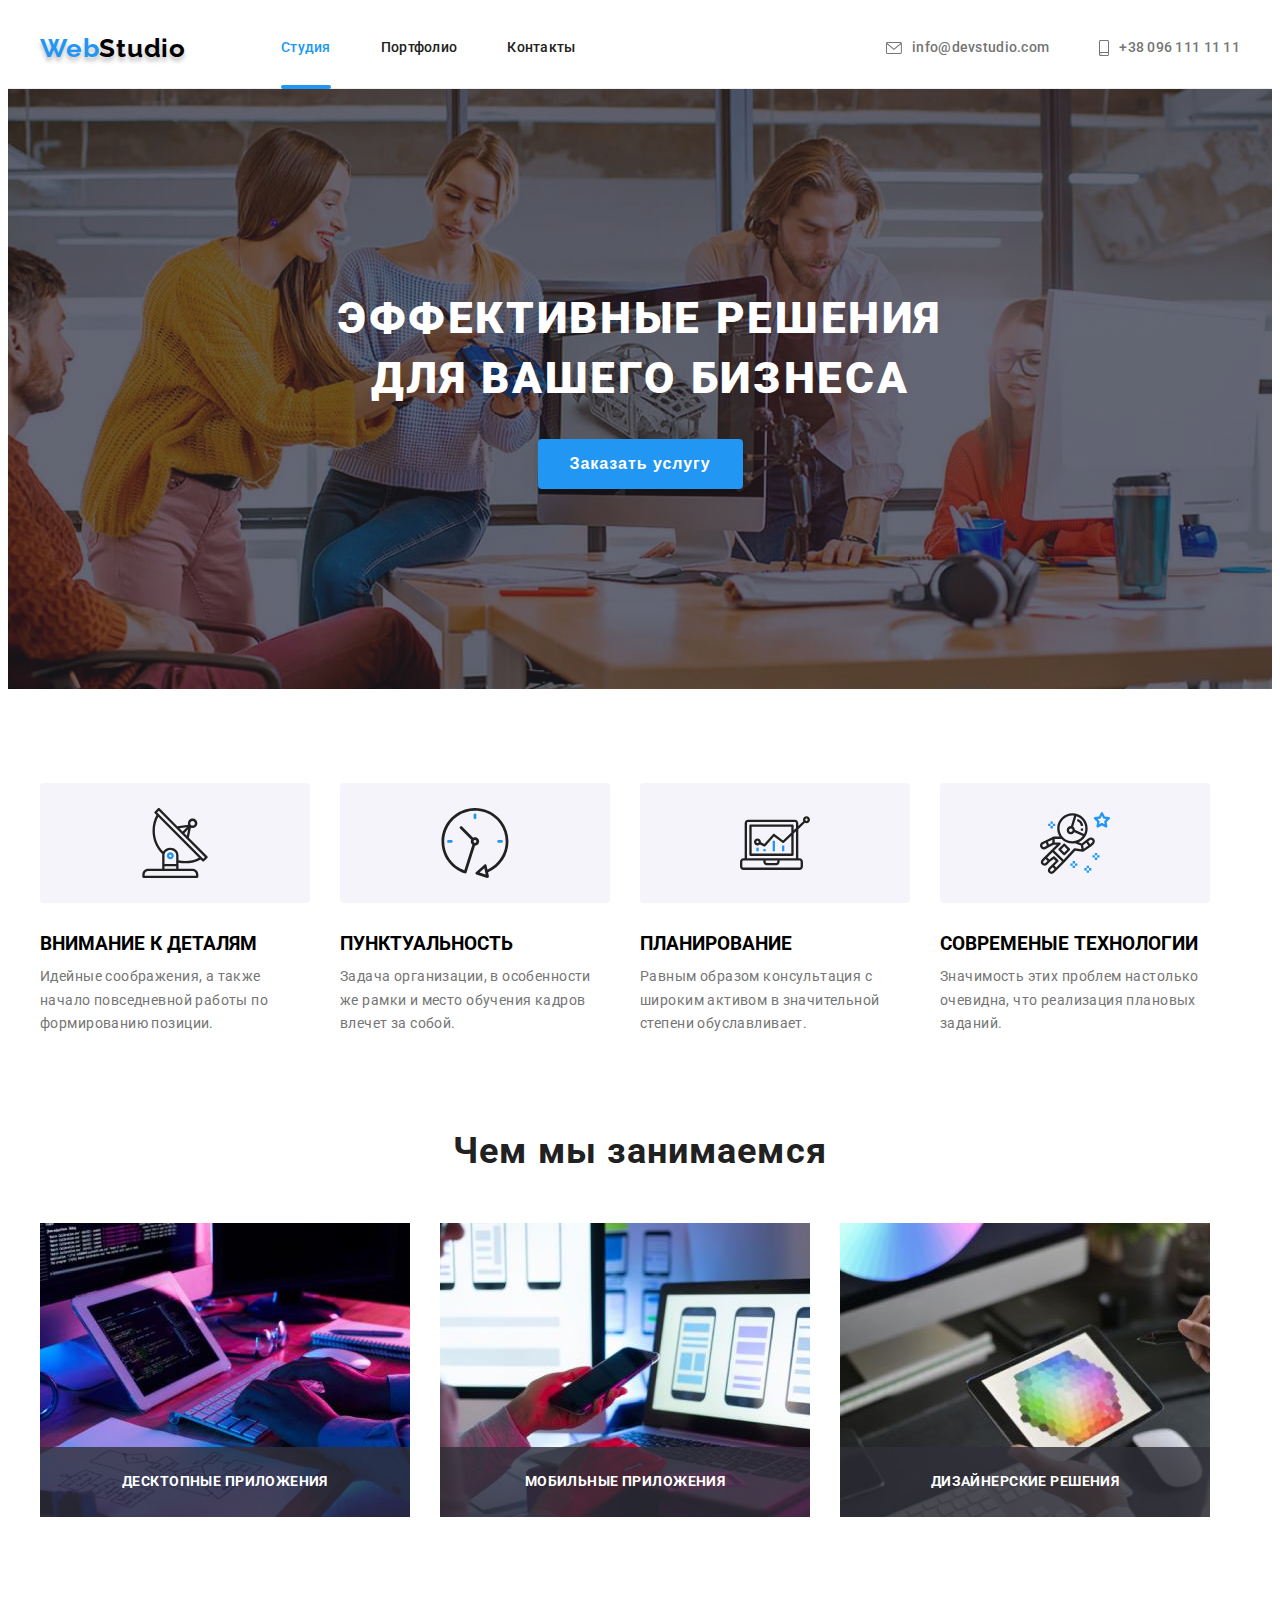
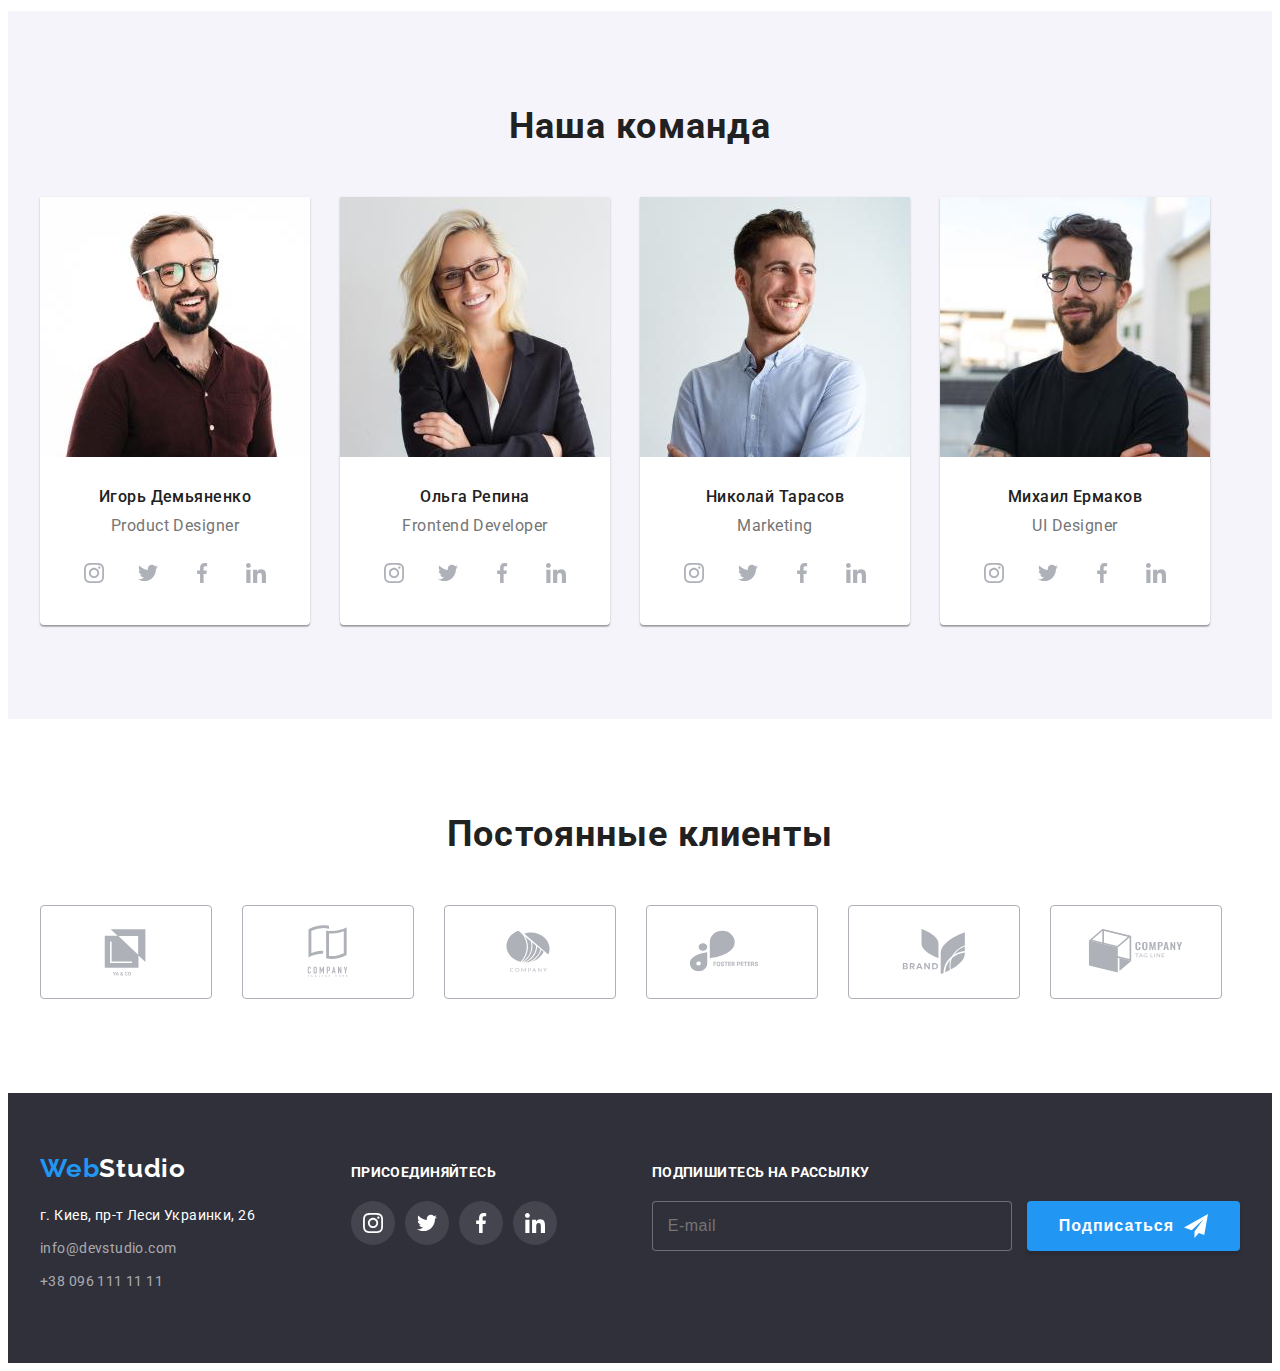
<file: index.html>
<!DOCTYPE html>
<html lang="ru">
    <head>
        <meta charset="UTF-8">
        <meta http-equiv="X-UA-Compatible" content="IE=edge">
        <meta name="viewport" content="width=device-width, initial-scale=1.0">
        <title>Document</title>
        <link rel="preconnect" href="https://fonts.googleapis.com">
        <link rel="preconnect" href="https://fonts.gstatic.com" crossorigin>
        <link href="https://fonts.googleapis.com/css2?family=Raleway:wght@700&family=Roboto:wght@400;500;700;900&display=swap" rel="stylesheet">
        <link rel="stylesheet" href="https://cdnjs.cloudflare.com/ajax/libs/modern-normalize/1.1.0/modern-normalize.min.css"
            integrity="sha512-wpPYUAdjBVSE4KJnH1VR1HeZfpl1ub8YT/NKx4PuQ5NmX2tKuGu6U/JRp5y+Y8XG2tV+wKQpNHVUX03MfMFn9Q=="
            crossorigin="anonymous" referrerpolicy="no-referrer" />
        <link rel="stylesheet" href="./css/main.min.css">
    </head>

    <body>
                    <!-- Sectiov Header -->
        <header class="header">
            <div class="conteiner header__conteiner">
                <nav class="header__nav">
                    <a class="logo header__logo" href="./index.html">
                        <span class="logo__web">Web</span>Studio
                    </a>
                    <ul class="list site-nav__list">
                        <li class="site-nav__item">
                            <a class="site-nav__link activ" href="./index.html">Студия</a>
                        </li>
                        <li class="site-nav__item">
                            <a class="site-nav__link" href="./portfolio.html">Портфолио</a>
                        </li>
                        <li class="site-nav__item">
                            <a class="site-nav__link" href="#contacts">Контакты</a>
                        </li>
                    </ul>
                </nav>
                <ul class="contacts">
                    <li class="site-nav__item">
                        <a class="contacts__link" href="mailto:info@devstudio.com">
                            <svg class="contacts__icon" width="16" height="12">
                                <use href="./images/icons.svg#icon-envelope"></use>
                            </svg>info@devstudio.com
                        </a>
                    </li>
                    <li class="site-nav__item">
                        <a class="contacts__link" href="tel:+380961111111">
                            <svg class="contacts__icon" width="10" height="16">
                                <use href="./images/icons.svg#icon-smartphone"></use>
                            </svg>+38 096 111 11 11
                        </a>
                    </li>
                </ul>
            </div>
        </header>

        <main>
                    <!-- Section Hero -->
            <section class="hero">
                <div class="conteiner">
                    <h1 class="hero__title">Эффективные решения <br> для вашего бизнеса</h1>
                    <button class="btn hero__btn" type="button" data-modal-open>Заказать услугу</button>
                </div>
            </section>

                    <!-- Section Advantage  -->
            <section class="section">
                <div class="conteiner">
                    <h2 class="visually-hidden">Особености</h2>
                        <ul class="article">
                            <li class="article__item">
                                <div class="article__box">
                                    <svg class="article__icon" width="70" height="70">
                                        <use href="./images/icons.svg#icon-antenna"></use>
                                    </svg>
                                </div>
                                    <h3 class="article__title">ВНИМАНИЕ К ДЕТАЛЯМ</h3>
                                    <p class="article__desc">Идейные соображения, а также начало повседневной работы по формированию позиции.</p>
                            </li>
                            <li class="article__item">
                                <div class="article__box">
                                    <svg class="article__icon" width="70" height="70">
                                        <use href="./images/icons.svg#icon-clock"></use>
                                    </svg>
                                </div>
                                    <h3 class="article__title">ПУНКТУАЛЬНОСТЬ</h3>
                                    <p class="article__desc">Задача организации, в особенности же рамки и место обучения кадров влечет за собой.</p>
                            </li>
                            <li class="article__item">
                                <div class="article__box">
                                    <svg class="article__icon" width="70" height="70">
                                        <use href="./images/icons.svg#icon-diagram"></use>
                                    </svg>
                                </div>
                                    <h3 class="article__title">ПЛАНИРОВАНИЕ</h3>
                                    <p class="article__desc">Равным образом консультация с широким активом в значительной степени обуславливает.</p>
                            </li>
                            <li class="article__item">
                                <div class="article__box">
                                    <svg class="article__icon" width="70" height="70">
                                        <use href="./images/icons.svg#icon-astronaut"></use>
                                    </svg>
                                </div>
                                    <h3 class="article__title">СОВРЕМЕНЫЕ ТЕХНОЛОГИИ</h3>
                                    <p class="article__desc">Значимость этих проблем настолько очевидна, что реализация плановых заданий.</p>
                            </li>
                        </ul>
                </div>
            </section>

                    <!-- Section Work -->
            <section class="section section__padding-top">
                <div class="conteiner">
                    <h2 class="title section__title">Чем мы занимаемся</h2>
                    <ul class="work">
                        <li class="working__item">
                            <img src="./images/box1.jpg" alt="компьютерный стол на котором стоит компьютер и планшет" width="370" height="294">
                            <p class="work__desc">Десктопные приложения</p>
                        </li>    
                        <li class="working__item">
                            <img src="./images/box2.jpg" alt="человек с телефоном и ноутбуком за столом" width="370" height="294">
                            <p class="work__desc">Мобильные приложения</p>
                        </li>
                        <li class="working__item">
                            <img src="./images/box3.jpg" alt="человек рисует на планшете" width="370" height="294">
                            <p class="work__desc">Дизайнерские решения</p>
                        </li>
                    </ul>
                </div>
            </section>

                    <!-- Section Our Team -->
            <section class="section section__background">
                <div class="conteiner">
                    <h2 class="title section__title">Наша команда</h2>
                    <ul class="team">
                        <li class="team__item">
                            <img src="./images/team1.jpg" alt="мужчина с бородой и в очках" width="270" height="260"/>
                            <div class="team__box">
                                <h3 class="team__title">Игорь Демьяненко</h3>
                                <p class="team__desc" lang="en">Product Designer</p>
                                <ul class="social">
                                    <li class="social__item">
                                        <a class="social__link" href="">
                                            <svg class="social__icon" width="20" height="20">
                                                <use href="./images/icons.svg#icon-instagram"></use>
                                            </svg>
                                        </a>
                                    </li>
                                    <li class="social__item">
                                        <a class="social__link" href="">
                                            <svg class="social__icon" width="20" height="20">
                                                <use href="./images/icons.svg#icon-twitter"></use>
                                            </svg>
                                        </a>
                                    </li>
                                    <li class="social__item">
                                        <a class="social__link" href="">
                                            <svg class="social__icon" width="20" height="20">
                                                <use href="./images/icons.svg#icon-facebook"></use>
                                            </svg>
                                        </a>
                                    </li>
                                    <li class="social__item">
                                        <a class="social__link" href="">
                                            <svg class="social__icon" width="20" height="20">
                                                <use href="./images/icons.svg#icon-linkedin"></use>
                                            </svg>
                                        </a>
                                    </li>
                                </ul>
                            </div>
                        </li>
                        <li class="team__item">
                            <img src="./images/team2.jpg" alt="девушка блондина в очках" width="270" height="260"/>
                            <div class="team__box">
                                <h3 class="team__title">Ольга Репина</h3>
                                <p class="team__desc" lang="en">Frontend Developer</p>
                                <ul class="social">
                                    <li class="social__item">
                                        <a class="social__link" href="">
                                            <svg class="social__icon" width="20" height="20">
                                                <use href="./images/icons.svg#icon-instagram"></use>
                                            </svg>
                                        </a>
                                    </li>
                                    <li class="social__item">
                                        <a class="social__link" href="">
                                            <svg class="social__icon" width="20" height="20">
                                                    <use href="./images/icons.svg#icon-twitter"></use>
                                            </svg>
                                        </a>
                                    </li>
                                    <li class="social__item">
                                        <a class="social__link" href="">
                                            <svg class="social__icon" width="20" height="20">
                                                <use href="./images/icons.svg#icon-facebook"></use>
                                            </svg>
                                        </a>
                                    </li>
                                    <li class="social__item">
                                        <a class="social__link" href="">
                                            <svg class="social__icon" width="20" height="20">
                                                <use href="./images/icons.svg#icon-linkedin"></use>
                                            </svg>
                                        </a>
                                    </li>
                                </ul>
                            </div>
                        </li>
                        <li class="team__item">
                            <img src="./images/team3.jpg" alt="молодой человек с бородой" width="270" height="260"/>
                            <div class="team__box">
                                <h3 class="team__title">Николай Тарасов</h3>
                                <p class="team__desc" lang="en">Marketing</p>
                                <ul class="social">
                                    <li class="social__item">
                                        <a class="social__link" href="">
                                            <svg class="social__icon" width="20" height="20">
                                                <use href="./images/icons.svg#icon-instagram"></use>
                                            </svg>
                                        </a>
                                    </li>
                                    <li class="social__item">
                                        <a class="social__link" href="">
                                            <svg class="social__icon" width="20" height="20">
                                                <use href="./images/icons.svg#icon-twitter"></use>
                                            </svg>
                                        </a>
                                    </li>
                                    <li class="social__item">
                                        <a class="social__link" href="">
                                            <svg class="social__icon" width="20" height="20">
                                                <use href="./images/icons.svg#icon-facebook"></use>
                                            </svg>
                                        </a>
                                    </li>
                                    <li class="social__item">
                                        <a class="social__link" href="">
                                            <svg class="social__icon" width="20" height="20">
                                                <use href="./images/icons.svg#icon-linkedin"></use>
                                            </svg>
                                        </a>
                                    </li>
                                </ul>
                            </div>
                        </li>
                        <li class="team__item">
                            <img src="./images/team4.jpg" alt="молодой человек с бородой и в очках" width="270" height="260"/>
                            <div class="team__box">
                                <h3 class="team__title">Михаил Ермаков</h3>
                                <p class="team__desc" lang="en">UI Designer</p>
                                <ul class="social">
                                    <li class="social__item">
                                        <a class="social__link" href="">
                                            <svg class="social__icon" width="20" height="20">
                                                <use href="./images/icons.svg#icon-instagram"></use>
                                            </svg>
                                        </a>
                                    </li>
                                    <li class="social__item">
                                        <a class="social__link" href="">
                                            <svg class="social__icon" width="20" height="20">
                                                <use href="./images/icons.svg#icon-twitter"></use>
                                            </svg>
                                        </a>
                                    </li>
                                    <li class="social__item">
                                        <a class="social__link" href="">
                                            <svg class="social__icon" width="20" height="20">
                                                <use href="./images/icons.svg#icon-facebook"></use>
                                            </svg>
                                        </a>
                                    </li>
                                    <li class="social__item">
                                        <a class="social__link" href="">
                                            <svg class="social__icon" width="20" height="20">
                                                <use href="./images/icons.svg#icon-linkedin"></use>
                                            </svg>
                                        </a>
                                    </li>
                                </ul>
                            </div>
                        </li>
                    </ul>
                </div>
            </section>

                    <!-- Section Clients -->
            <section class="section">
                <div class="conteiner">
                    <h2 class="title section__title">Постоянные клиенты</h2>
                    <ul class="list clients">
                        <li class="clients__item">
                            <a class="clients__link" href="">
                                <svg class="clients__icon" width="106" height="60">
                                    <use href="./images/icons.svg#icon-logo1"></use>
                                </svg>
                            </a>
                        </li>
                        <li class="clients__item">
                            <a class="clients__link" href="">
                                <svg class="clients__icon" width="106" height="60">
                                    <use href="./images/icons.svg#icon-logo2"></use>
                                </svg>
                            </a>
                        </li>
                        <li class="clients__item">
                            <a class="clients__link" href="">
                                <svg class="clients__icon" width="106" height="60">
                                    <use href="./images/icons.svg#icon-logo3"></use>
                                </svg>
                            </a>
                        </li>
                        <li class="clients__item">
                            <a class="clients__link" href="">
                                <svg class="clients__icon" width="106" height="60">
                                    <use href="./images/icons.svg#icon-logo4"></use>
                                </svg>
                            </a>
                        </li>
                        <li class="clients__item">
                            <a class="clients__link" href="">
                                <svg class="clients__icon" width="106" height="60">
                                    <use href="./images/icons.svg#icon-logo5"></use>
                                </svg>
                            </a>
                        </li>
                        <li class="clients__item">
                            <a class="clients__link" href="">
                                <svg class="clients__icon" width="106" height="60">
                                    <use href="./images/icons.svg#icon-logo6"></use>
                                </svg>
                            </a>
                        </li>
                    </ul>
                </div>
            </section>
        </main>

                    <!-- Section Footer -->
        <footer class="footer">
            <div class="conteiner foter-conteiner">
                <div class="footer-contacts">
                    <a class="logo footer-logo" href="./index.html">
                        <span class="footer-logo__web">Web</span><span class="footer-logo__studio">Studio</span>
                    </a>
                    <address id="contacts" class="contacts-address">
                        <ul class="footer-contacts">
                            <li class="footer-contacts__item">
                                <a class="footer-contacts__link-addres" href="https://goo.gl/maps/XqXymraPGeY7W97GA">г. Киев, пр-т Леси Украинки, 26</a>
                            </li>
                            <li class="footer-contacts__item">
                                <a class="footer-contacts__link" href="mailto:info@devstudio.com">info@devstudio.com</a>
                            </li>
                            <li class="footer-contacts__item">
                                <a class="footer-contacts__link" href="tel:+380961111111">+38 096 111 11 11</a>
                            </li>
                        </ul>
                    </address>
                </div>
                <div class="footer-social">
                    <p class="footer__desc">Присоединяйтесь</p>
                    <ul class="social">
                        <li class="social__item">
                            <a class="social__link footer-social__link" href="">
                                <svg class="social__icon" width="20" height="20">
                                    <use href="./images/icons.svg#icon-instagram"></use>
                                </svg>
                            </a>
                        </li>
                        <li class="social__item">
                            <a class="social__link footer-social__link" href="">
                                <svg class="social__icon" width="20" height="20">
                                    <use href="./images/icons.svg#icon-twitter"></use>
                                    </svg>
                            </a>
                        </li>
                        <li class="social__item">
                            <a class="social__link footer-social__link" href="">
                                <svg class="social__icon" width="20" height="20">
                                    <use href="./images/icons.svg#icon-facebook"></use>
                                </svg>
                            </a>
                        </li>
                        <li class="social__item">
                            <a class="social__link footer-social__link" href="">
                                <svg class="social__icon" width="20" height="20">
                                    <use href="./images/icons.svg#icon-linkedin"></use>
                                </svg>
                            </a>
                        </li>
                    </ul>
                </div>
                <div class="footer-forms">
                    <p class="footer__desc">Подпишитесь на рассылку</p>
                    <form action="#" class="form">
                        <label class="form__label">
                            <input type="email" name="E-email" class="form__email form__email-text" placeholder="E-mail" />
                        </label>
                        <button type="submit" class="btn form__btn">Подписаться
                            <svg class="form__icon-send" width="24" height="24">
                                <use href="./images/icons.svg#icon-send"></use>
                            </svg>
                        </button>
                    </form>
                </div>
            </div>
        </footer>

                    <!-- Section Modal -->
        <div class="backdrop is-hidden" data-modal>
            <div class="modal">
                <button type="button" class="modal__close" data-modal-close>
                    <svg class="modal-icon__close" width="18" height="18">
                        <use href="./images/icons.svg#icon-close" ></use>
                    </svg>
                </button>
                <p class="modal__title">Оставьте свои данные, мы вам перезвоним</p>
                <form action="#" class="modal__form">
                    <label class="label__input">
                        <span class="label__text">Имя</span>
                        <span class="input__wrap">
                            <input type="text" name="user-name" class="input__form" required minlength="2"
                                placeholder=" " />
                            <svg class="input__icon" width="18" height="18">
                                <use href="./images/icons.svg#icon-person"></use>
                            </svg>
                        </span>
                    </label>
                    <label class="label__input">
                        <span class="label__text">Телефон</span>
                        <span class="input__wrap">
                            <input type="tel" name="user-tel" class="input__form" placeholder=" " />
                                <svg class="input__icon" width="18" height="18">
                                    <use href="./images/icons.svg#icon-phone"></use>
                                </svg>
                        </span>
                    </label>
                    <label class="label__input">
                        <span class="label__text">Почта</span>
                        <span class="input__wrap">
                            <input type="email" name="user-email" class="input__form" placeholder=" " />
                            <svg class="input__icon" width="18" height="18">
                                <use href="./images/icons.svg#icon-email"></use>
                            </svg>
                        </span>
                    </label>
                    <label class="label__input">
                        <span class="label__text">Комментарий</span>
                        <textarea name="user-text" class="input__wrap text__form" placeholder="Введите текст"></textarea>
                    </label>
                    <div class="modal__field">
                        <input type="checkbox" name="policy" id="policy" class="modal__check visually-hidden" />
                            <label for="policy" class="check__text">
                                <span class="check__item">
                                    <svg class="check__icon" width="11" height="8">
                                        <use href="./images/icons.svg#icon-check"></use>
                                    </svg>
                                </span>
                                    <span class="policy__text">Соглашаюсь с рассылкой и принимаю</span> 
                                <span class="policy__contract"><a href="" class="policy__link" target="blank">Условия договора</a>
                                </span>
                            </label>
                    </div>
                    <button type="submit" class="btn modal__btn">Отправить</button>
                </form>
            </div>
        </div>
        <script src="./js/modal.js"></script>
    </body>
</html>
</file>
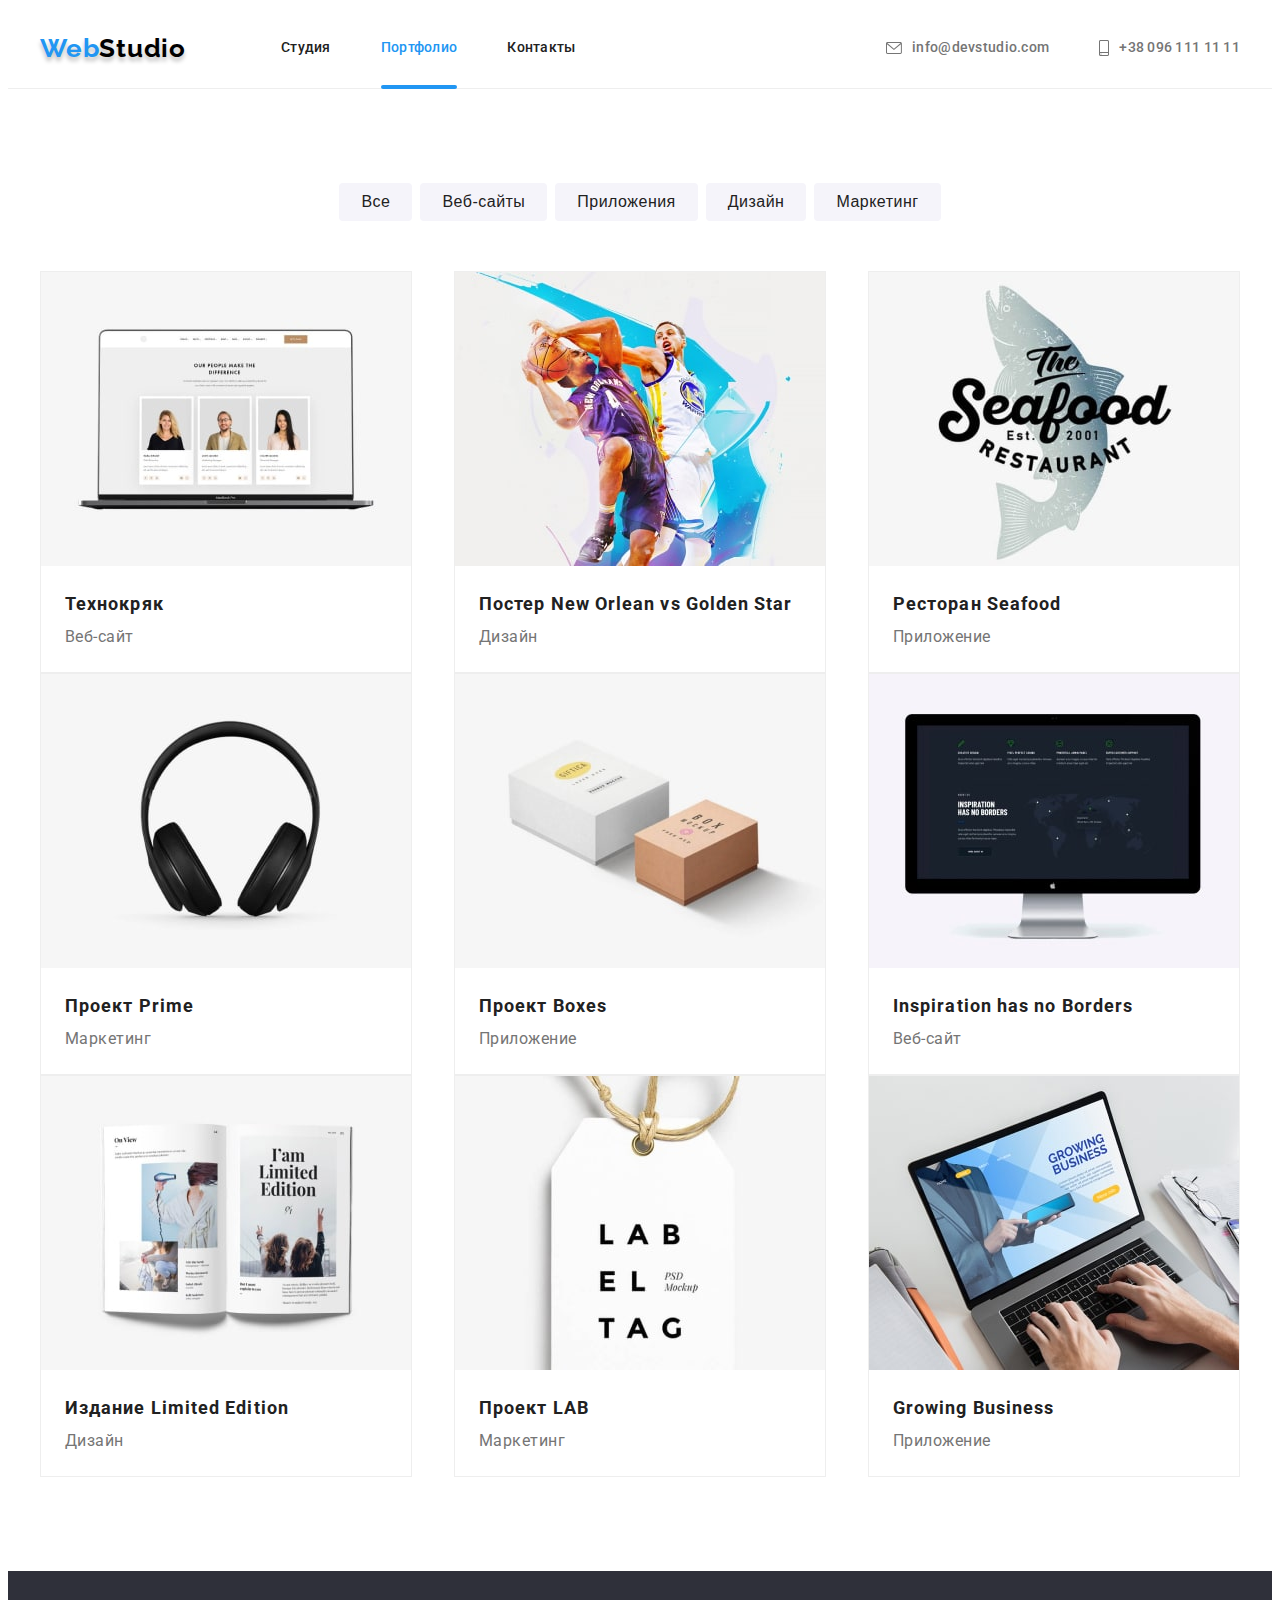
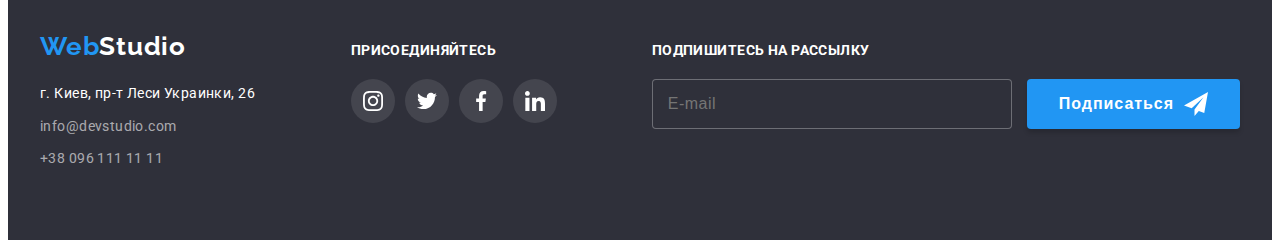
<file: portfolio.html>
<!DOCTYPE html>
<html lang="ru">
    <head>
        <meta charset="UTF-8">
        <meta http-equiv="X-UA-Compatible" content="IE=edge">
        <meta name="viewport" content="width=device-width, initial-scale=1.0">
        <title>Document</title>
        <link rel="preconnect" href="https://fonts.googleapis.com">
        <link rel="preconnect" href="https://fonts.gstatic.com" crossorigin>
        <link href="https://fonts.googleapis.com/css2?family=Raleway:wght@700&family=Roboto:wght@400;500;700;900&display=swap" rel="stylesheet">
        <link rel="stylesheet" href="https://cdnjs.cloudflare.com/ajax/libs/modern-normalize/1.1.0/modern-normalize.min.css"
            integrity="sha512-wpPYUAdjBVSE4KJnH1VR1HeZfpl1ub8YT/NKx4PuQ5NmX2tKuGu6U/JRp5y+Y8XG2tV+wKQpNHVUX03MfMFn9Q=="
            crossorigin="anonymous" referrerpolicy="no-referrer" />
        <link rel="stylesheet" href="./css/main.min.css">
    </head>
    
    <body>
                    <!-- Sectiov Header -->
        <header class="header">
            <div class="conteiner header__conteiner">
                <nav class="header__nav">
                    <a class="logo header__logo" href="./index.html">
                        <span class="logo__web">Web</span>Studio
                    </a>
                    <ul class="list site-nav__list">
                        <li class="site-nav__item">
                            <a class="site-nav__link" href="./index.html">Студия</a>
                        </li>
                        <li class="site-nav__item">
                            <a class="site-nav__link activ" href="./portfolio.html">Портфолио</a>
                        </li>
                        <li class="site-nav__item">
                            <a class="site-nav__link" href="#contacts">Контакты</a>
                        </li>
                    </ul>
                </nav>
                <ul class="contacts">
                    <li class="site-nav__item">
                        <a class="contacts__link" href="mailto:info@devstudio.com">
                            <svg class="contacts__icon" width="16" height="12">
                                <use href="./images/icons.svg#icon-envelope"></use>
                            </svg>info@devstudio.com
                        </a>
                    </li>
                    <li class="site-nav__item">
                        <a class="contacts__link" href="tel:+380961111111">
                            <svg class="contacts__icon" width="10" height="16">
                                <use href="./images/icons.svg#icon-smartphone"></use>
                            </svg>+38 096 111 11 11
                        </a>
                    </li>
                </ul>
            </div>
        </header>

        <main>
                    <!-- Section Portfolio -->
            <section class="section">
                <div class="conteiner">
                    <h1 class="visually-hidden">Портфолио</h1>
                    <ul class="filters">
                        <li class="filters__item">
                            <button class="filters__btn" type="button">Все</button>
                        </li>
                        <li class="filters__item">
                            <button class="filters__btn" type="button">Веб-сайты</button>
                        </li>
                        <li class="filters__item">
                            <button class="filters__btn" type="button">Приложения</button>
                        </li>
                        <li class="filters__item">
                            <button class="filters__btn" type="button">Дизайн</button>
                        </li>
                        <li class="filters__item">
                            <button class="filters__btn" type="button">Маркетинг</button>
                        </li>
                    </ul>    
                    <ul class="portfolio">
                        <li class="portfolio__item">
                            <a class="portfolio__link" href="">
                                <div class="portfolio__wrap">
                                    <img src="./images/project1.jpg" alt="фотография ноутбука" width="370" height="294">
                                    <p class="portfolio__text-top">
                                        Технокряк это современная площадка распространения коронавируса. Компании используют эту платформу для цифрового
                                        шпионажа и атак на защищённые сервера конкурентов.
                                    </p>
                                </div>
                                <div class="portfolio__box">
                                    <h2 class="portfolio__title">Технокряк</h2>
                                    <p class="portfolio__desc">Веб-сайт</p>
                                </div>
                            </a>
                        </li>
                        <li class="portfolio__item">
                            <a class="portfolio__link" href="">
                                <div class="portfolio__wrap">
                                    <img src="./images/project2.jpg" alt="постер с двумя баскетбалистами" width="370" height="294">
                                    <p class="portfolio__text-top">
                                        Технокряк это современная площадка распространения коронавируса. Компании используют эту платформу для цифрового
                                        шпионажа и атак на защищённые сервера конкурентов.
                                    </p>
                                </div>
                                <div class="portfolio__box">
                                    <h2 class="portfolio__title">Постер New Orlean vs Golden Star</h2>
                                    <p class="portfolio__desc">Дизайн</p>
                                </div>
                            </a>
                        </li>
                        <li class="portfolio__item">
                            <a class="portfolio__link" href="">
                                <div class="portfolio__wrap">
                                    <img src="./images/project3.jpg" alt="логотип ресторана">
                                    <p class="portfolio__text-top">
                                        Технокряк это современная площадка распространения коронавируса. Компании используют эту платформу для цифрового
                                        шпионажа и атак на защищённые сервера конкурентов.
                                    </p>
                                </div>
                                <div class="portfolio__box">
                                    <h2 class="portfolio__title">Ресторан Seafood</h2>
                                    <p class="portfolio__desc">Приложение</p>
                                </div>
                            </a>
                        </li>
                        <li class="portfolio__item">
                            <a class="portfolio__link" href="">
                                <div class="portfolio__wrap">
                                    <img src="./images/project4.jpg" alt="фотография наушников" width="370" height="294">
                                    <p class="portfolio__text-top">
                                        Технокряк это современная площадка распространения коронавируса. Компании используют эту платформу для цифрового
                                        шпионажа и атак на защищённые сервера конкурентов.
                                    </p>
                                </div>
                                <div class="portfolio__box">
                                    <h2 class="portfolio__title">Проект Prime</h2>
                                    <p class="portfolio__desc">Маркетинг</p>
                                </div>
                            </a>
                        </li>
                        <li class="portfolio__item">
                            <a class="portfolio__link" href="">
                                <div class="portfolio__wrap">
                                    <img src="./images/project5.jpg" alt="фотография двух коробок" width="370" height="294">
                                    <p class="portfolio__text-top">
                                        Технокряк это современная площадка распространения коронавируса. Компании используют эту платформу для цифрового
                                        шпионажа и атак на защищённые сервера конкурентов.
                                    </p>
                                </div>
                                <div class="portfolio__box">
                                    <h2 class="portfolio__title">Проект Boxes</h2>
                                    <p class="portfolio__desc">Приложение</p>
                                </div>
                            </a>
                        </li>
                        <li class="portfolio__item">
                            <a class="portfolio__link" href="">
                                <div class="portfolio__wrap">
                                    <img src="./images/project6.jpg" alt="фотография монитора" width="370" height="294">
                                    <p class="portfolio__text-top">
                                        Технокряк это современная площадка распространения коронавируса. Компании используют эту платформу для цифрового
                                        шпионажа и атак на защищённые сервера конкурентов.
                                    </p>
                                </div>
                                <div class="portfolio__box">
                                    <h2 class="portfolio__title" lang="en">Inspiration has no Borders</h2>
                                    <p class="portfolio__desc">Веб-сайт</p>
                                </div>
                            </a>
                        </li>
                        <li class="portfolio__item">
                            <a class="portfolio__link" href="">
                                <div class="portfolio__wrap">
                                    <img src="./images/project7.jpg" alt="фотография книги" width="370" height="294">
                                    <p class="portfolio__text-top">
                                        Технокряк это современная площадка распространения коронавируса. Компании используют эту платформу для цифрового
                                        шпионажа и атак на защищённые сервера конкурентов.
                                    </p>
                                </div>
                                <div class="portfolio__box">
                                    <h2 class="portfolio__title">Издание Limited Edition</h2>
                                    <p class="portfolio__desc">Дизайн</p>
                                </div>
                            </a>
                        </li>
                        <li class="portfolio__item">
                            <a class="portfolio__link" href="">
                                <div class="portfolio__wrap">
                                    <img src="./images/project8.jpg" alt="фотография этикетки" width="370" height="294">
                                    <p class="portfolio__text-top">
                                        Технокряк это современная площадка распространения коронавируса. Компании используют эту платформу для цифрового
                                        шпионажа и атак на защищённые сервера конкурентов.
                                    </p>
                                </div>
                                <div class="portfolio__box">
                                    <h2 class="portfolio__title">Проект LAB</h2>
                                    <p class="portfolio__desc">Маркетинг</p>
                                </div>
                            </a>
                        </li>
                        <li class="portfolio__item">
                            <a class="portfolio__link" href="">
                                <div class="portfolio__wrap">
                                    <img src="./images/project9.jpg" alt="ноутбук стоит на столе" width="370" height="294">
                                    <p class="portfolio__text-top">
                                        Технокряк это современная площадка распространения коронавируса. Компании используют эту платформу для цифрового
                                        шпионажа и атак на защищённые сервера конкурентов.
                                    </p>
                                </div>
                                <div class="portfolio__box">
                                    <h2 class="portfolio__title" lang="en">Growing Business</h2>
                                    <p class="portfolio__desc">Приложение</p>
                                </div>
                            </a>
                        </li>
                    </ul>
                </div>
            </section>
        </main>

                    <!-- Section Footer -->
        <footer class="footer">
            <div class="conteiner foter-conteiner">
                <div class="footer-contacts">
                    <a class="logo footer-logo" href="./index.html">
                        <span class="footer-logo__web">Web</span><span class="footer-logo__studio">Studio</span>
                    </a>
                    <address id="contacts" class="contacts-address">
                        <ul class="footer-contacts">
                            <li class="footer-contacts__item">
                                <a class="footer-contacts__link-addres" href="https://goo.gl/maps/XqXymraPGeY7W97GA">г. Киев,
                                    пр-т Леси Украинки, 26</a>
                            </li>
                            <li class="footer-contacts__item">
                                <a class="footer-contacts__link" href="mailto:info@devstudio.com">info@devstudio.com</a>
                            </li>
                            <li class="footer-contacts__item">
                                <a class="footer-contacts__link" href="tel:+380961111111">+38 096 111 11 11</a>
                            </li>
                        </ul>
                    </address>
                </div>
                <div class="footer-social">
                    <p class="footer__desc">Присоединяйтесь</p>
                    <ul class="social">
                        <li class="social__item">
                            <a class="social__link footer-social__link" href="">
                                <svg class="social__icon" width="20" height="20">
                                    <use href="./images/icons.svg#icon-instagram"></use>
                                </svg>
                            </a>
                        </li>
                        <li class="social__item">
                            <a class="social__link footer-social__link" href="">
                                <svg class="social__icon" width="20" height="20">
                                    <use href="./images/icons.svg#icon-twitter"></use>
                                </svg>
                            </a>
                        </li>
                        <li class="social__item">
                            <a class="social__link footer-social__link" href="">
                                <svg class="social__icon" width="20" height="20">
                                    <use href="./images/icons.svg#icon-facebook"></use>
                                </svg>
                            </a>
                        </li>
                        <li class="social__item">
                            <a class="social__link footer-social__link" href="">
                                <svg class="social__icon" width="20" height="20">
                                    <use href="./images/icons.svg#icon-linkedin"></use>
                                </svg>
                            </a>
                        </li>
                    </ul>
                </div>
                <div class="footer-forms">
                    <p class="footer__desc">Подпишитесь на рассылку</p>
                    <form action="#" class="form">
                        <label class="form__label">
                            <input type="email" name="E-email" class="form__email form__email-text" placeholder="E-mail" />
                        </label>
                        <button type="submit" class="btn form__btn">Подписаться
                            <svg class="form__icon-send" width="24" height="24">
                                <use href="./images/icons.svg#icon-send"></use>
                            </svg>
                        </button>
                    </form>
                </div>
            </div>
        </footer>
    </body>
</html>
</file>
<file: css/main.min.css>
body{font-family:"Roboto",sans-serif}ul{list-style:none;margin:0;padding:0}a{text-decoration:none}h1,h2,h3,p{margin:0}button{cursor:pointer}img{display:block;max-width:100%;height:auto}.title{font-weight:700;font-size:36px;line-height:1.17;text-align:center;letter-spacing:.03em;color:var(--мain-color)}.section__title{margin-bottom:50px}:root{--мain-color: #212121;--second-color: #ffffff;--text-color: #757575;--accent-color: #2196f3;--address-color: rgba(255, 255, 255, 0.6)}.visually-hidden{position:absolute;white-space:nowrap;width:1px;height:1px;overflow:hidden;border:0;padding:0;clip:rect(0 0 0 0);-webkit-clip-path:inset(50%);clip-path:inset(50%);margin:-1px}.conteiner{width:1200px;padding-left:15px;padding-right:15px;margin-left:auto;margin-right:auto}.section{padding:94px 0}.btn{font-weight:700;font-size:16px;line-height:1.87;letter-spacing:.06em;min-width:200px;min-height:50px;color:var(--second-color);background-color:var(--accent-color);box-shadow:0px 4px 4px rgba(0,0,0,.15);border:transparent;border-radius:4px;padding:10px 32px;display:flex;align-items:center;text-align:center;transition:background-color 250ms cubic-bezier(0.4, 0, 0.2, 1),box-shadow 250ms cubic-bezier(0.4, 0, 0.2, 1)}.btn:hover,.btn:focus{background-color:#188ce8;box-shadow:0px 4px 4px rgba(0,0,0,.15);border-radius:4px}.logo{font-family:Raleway;font-weight:700;font-size:26px;line-height:1.19;letter-spacing:.03em}.social{display:flex;justify-content:center}.social__item{width:44px;height:44px}.social__item:not(:last-child){margin-right:10px}.social__link{width:100%;height:100%;border-radius:50%;display:flex;align-items:center;justify-content:center;color:#afb1b8;transition:color 250ms cubic-bezier(0.4, 0, 0.2, 1),background-color 250ms cubic-bezier(0.4, 0, 0.2, 1)}.social__link:hover,.social__link:focus{color:var(--second-color);background-color:var(--accent-color)}.social__icon{fill:currentColor}.backdrop{width:100vw;height:100vh;background-color:rgba(0,0,0,.2);position:fixed;top:0;transition:opacity 500ms cubic-bezier(0.4, 0, 0.2, 1),visibility 500ms cubic-bezier(0.4, 0, 0.2, 1)}.modal{width:528px;min-height:581px;background-color:var(--second-color);box-shadow:0px 1px 3px rgba(0,0,0,.12),0px 1px 1px rgba(0,0,0,.14),0px 2px 1px rgba(0,0,0,.2);border-radius:4px;position:absolute;padding:37px 38px 43px 42px;top:50%;left:50%;transform:scale(1) rotate(0);transform:translate(-50%, -50%);transition:transform 500ms cubic-bezier(0.4, 0, 0.2, 1)}.backdrop.is-hidden .modal{transform:scale(1.5) rotate(180deg) translate(2500px);transition:transform 500ms cubic-bezier(0.4, 0, 0.2, 1)}.modal__close{width:30px;height:30px;background:var(--second-color);border:1px solid rgba(0,0,0,.1);border-radius:50%;position:absolute;top:8px;right:8px;display:flex;align-items:center;justify-content:center;transition:color 250ms cubic-bezier(0.4, 0, 0.2, 1)}.modal-icon__close{fill:currentColor}.modal-icon__close:hover,.modal-icon__close:focus{color:var(--accent-color)}.is-hidden{visibility:hidden;opacity:0;pointer-events:none}.modal__title{font-weight:700;font-size:20px;line-height:1.5;text-align:center;letter-spacing:.03em;margin-bottom:12px;color:#212121}.label__text{font-weight:normal;font-size:12px;line-height:1.17;letter-spacing:.01em;color:#757575;margin-bottom:4px;display:block}.form__text{font-weight:normal;font-size:14px;line-height:1.14;letter-spacing:.01em;color:rgba(117,117,117,.5)}.label__input{display:block}.label__input:last-child{margin-bottom:10px}.input__wrap{display:block;margin-top:4px;position:relative}.input__form{width:100%;height:40px;border:1px solid rgba(33,33,33,.2);border-radius:4px;padding-left:40px;padding-right:40px;resize:none;cursor:pointer;transition:border-color 250ms cubic-bezier(0.4, 0, 0.2, 1)}.input__form:hover,.input__form:focus{border-color:var(--accent-color)}.input__icon{position:absolute;top:50%;left:12px;transform:translateY(-50%);transition:fill 250ms cubic-bezier(0.4, 0, 0.2, 1)}.input__form:focus+.input__icon{fill:var(--accent-color)}.text__form{width:100%;height:120px;border:1px solid rgba(33,33,33,.2);border-radius:4px;padding:12px 16px;resize:none;cursor:pointer;transition:border-color 250ms cubic-bezier(0.4, 0, 0.2, 1)}.text__form:hover,.text__form:focus{border-color:var(--accent-color)}.modal__field{margin-top:20px}.policy__text{font-weight:normal;font-size:14px;line-height:1.71;letter-spacing:.03em;color:var(--text-color)}.policy__contract{margin-left:5px}.policy__link{font-weight:normal;font-size:14px;line-height:1.71;letter-spacing:.03em;text-decoration:underline;color:var(--accent-color)}.modal__btn{padding:10px 55px;margin:auto;margin-top:30px}.check__text{justify-content:center;font-size:14px;color:var(--мain-color);display:flex;position:relative;align-items:center}.check__item{width:16px;height:15px;border:2px solid var(--мain-color);border-radius:2px;margin-right:5px;display:flex;align-items:center;justify-content:center}.check__icon{fill:var(--second-color)}.modal__check:checked+.check__text .check__item{background-color:var(--accent-color);border:none}.header{background-color:var(--second-color);border-bottom:1px solid #eee}.header__conteiner{display:flex;align-items:center}.header__nav{display:flex;align-items:center}.site-nav__list{display:flex}.contacts{display:flex;margin-left:auto}.header__logo{margin-right:95px}.header__logo{color:#000;text-shadow:0px 4px 4px rgba(0,0,0,.25)}.logo__web{color:var(--accent-color);text-shadow:0px 4px 4px rgba(0,0,0,.25)}.site-nav__link{font-weight:500;font-size:14px;line-height:1.14;letter-spacing:.02em;color:var(--мain-color);display:block;padding:32px 0;position:relative;transition:color 250ms cubic-bezier(0.4, 0, 0.2, 1)}.site-nav__link:hover,.site-nav__link:focus{color:var(--accent-color)}.contacts__link{font-weight:500;font-size:14px;line-height:1.14;letter-spacing:.02em;color:var(--text-color);align-items:center;display:flex;transition:color 250ms cubic-bezier(0.4, 0, 0.2, 1)}.contacts__link:hover,.contacts__link:focus{color:var(--accent-color)}.contacts__icon{fill:currentColor;margin-right:10px}.site-nav__link.activ::after{content:"";width:100%;height:4px;border-radius:2px;background-color:var(--accent-color);position:absolute;bottom:-1px;left:0}.site-nav__link.activ{content:"";color:var(--accent-color)}.site-nav__item:not(:last-child){margin-right:50px}.hero{background-color:#2f303a;background-image:linear-gradient(rgba(47, 48, 58, 0.4), rgba(47, 48, 58, 0.4)),url(../images/hero.jpg);background-repeat:no-repeat;background-position:center;background-size:cover;max-width:1600px;padding-top:200px;padding-bottom:200px;margin-left:auto;margin-right:auto}.hero__title{font-weight:900;font-size:44px;line-height:1.36;text-align:center;letter-spacing:.06em;text-transform:uppercase;color:var(--second-color);margin-bottom:30px}.hero__btn{margin:auto;display:block}.article{display:flex}.article__item{width:270px}.article__item:not(:last-child){margin-right:30px}.article__title{margin-bottom:10px}.article__desc{font-size:14px;line-height:1.71;letter-spacing:.03em;color:var(--text-color)}.article__box{width:270px;height:120px;background-color:#f5f4fa;border-radius:4px;display:flex;align-items:center;justify-content:center;margin-bottom:30px}.section__padding-top{padding-top:0}.work{display:flex}.working__item:not(:last-child){margin-right:30px}.working__item{position:relative}.working__item>.work__desc{position:absolute;width:100%;height:70px;bottom:0;left:0;display:flex;justify-content:center;align-items:center;font-weight:700;font-size:14px;line-height:1.14;text-align:center;letter-spacing:.03em;text-transform:uppercase;background-color:rgba(47,48,58,.8);color:var(--second-color)}.section__background{background-color:#f5f4fa}.team{display:flex}.team__item{background:var(--second-color);box-shadow:0px 1px 3px rgba(0,0,0,.12),0px 1px 1px rgba(0,0,0,.14),0px 2px 1px rgba(0,0,0,.2);border-radius:0px 0px 4px 4px}.team__item:not(:last-child){margin-right:30px}.team__box{padding-top:30px;padding-bottom:30px}.team__title{font-weight:500;font-size:16px;line-height:1.19;text-align:center;letter-spacing:.03em;color:var(--мain-color);margin-bottom:10px}.team__desc{font-size:16px;line-height:1.19;text-align:center;letter-spacing:.03em;color:var(--text-color);margin-bottom:16px}.clients{display:flex}.clients__item:not(:last-child){margin-right:30px}.clients__link{width:170px;height:92px;border-radius:4px;border:1px solid #afb1b8;display:flex;align-items:center;justify-content:center;color:#afb1b8;transition:color 250ms cubic-bezier(0.4, 0, 0.2, 1),border-color 250ms cubic-bezier(0.4, 0, 0.2, 1)}.clients__link:hover,.clients__link:focus{color:var(--accent-color);border:1px solid var(--accent-color)}.clients__icon{fill:currentColor}.footer{background-color:#2f303a;background-size:contain;max-width:1600px;padding-top:60px;padding-bottom:60px;margin-left:auto;margin-right:auto}.foter-conteiner{display:flex;align-items:baseline}.footer-logo{display:block;margin-bottom:20px}.footer-logo__web{color:var(--accent-color)}.footer-logo__studio{color:var(--second-color)}.footer-contacts__item{padding-bottom:9px}.footer-contacts__link-addres{font-style:normal;font-weight:normal;font-size:14px;line-height:1.71;letter-spacing:.03em;color:var(--second-color);transition:color 250ms cubic-bezier(0.4, 0, 0.2, 1)}.footer-contacts__link-addres:hover,.footer-contacts__link-addres:focus{color:var(--accent-color)}.footer-contacts__link{font-style:normal;font-weight:normal;font-size:14px;line-height:1.71;letter-spacing:.03em;color:var(--address-color);transition:color 250ms cubic-bezier(0.4, 0, 0.2, 1)}.footer-contacts__link:hover,.footer-contacts__link:focus{color:var(--accent-color)}.footer-contacts{flex-grow:1}.footer-social{margin-left:70px}.footer__desc{font-weight:700;font-size:14px;line-height:1.14;letter-spacing:.03em;text-transform:uppercase;color:#fff;margin-bottom:20px}.footer-social__link{width:100%;height:100%;background-color:rgba(255,255,255,.1);border-radius:50%;display:flex;align-items:center;justify-content:center;color:#fff;transition:background-color 250ms cubic-bezier(0.4, 0, 0.2, 1)}.footer-social__link:hover,.footer-social__link:focus{background-color:var(--accent-color)}.footer-forms{margin-left:95px}.form{display:flex}.form__email{width:360px;height:50px;border:1px solid rgba(255,255,255,.3);box-sizing:border-box;border-radius:4px;padding-left:15px;resize:none;cursor:pointer;background-color:#2f303a;transition:background-color 250ms cubic-bezier(0.4, 0, 0.2, 1)}.form__email:hover,.form__email:focus{border-color:var(--accent-color)}.form__email-text{font-weight:normal;font-size:16px;line-height:1.25;display:flex;align-items:center;letter-spacing:.03em;color:rgba(255,255,255,.6)}.form__btn{margin-left:15px}.form__icon-send{margin-left:10px;fill:var(--second-color)}.filters{display:flex;justify-content:center;margin-bottom:50px}.filters__item:not(:last-child){margin-right:8px}.filters__btn{font-weight:500;font-size:16px;line-height:1.62;letter-spacing:.03em;min-width:73px;min-height:38px;color:var(--мain-color);background-color:#f5f4fa;border:transparent;border-radius:4px;padding:6px 22px;display:flex;align-items:center;text-align:center;transition:color 250ms cubic-bezier(0.4, 0, 0.2, 1),background-color 250ms cubic-bezier(0.4, 0, 0.2, 1),box-shadow 250ms cubic-bezier(0.4, 0, 0.2, 1)}.filters__btn:hover,.filters__btn:focus{color:var(--second-color);background-color:var(--accent-color);box-shadow:0px 3px 1px rgba(0,0,0,.1),0px 1px 2px rgba(0,0,0,.08),0px 2px 2px rgba(0,0,0,.12);border-radius:4px}.portfolio{display:flex;flex-wrap:wrap;justify-content:space-between}.portfolio__list>.portfolio__item:not(:nth-last-child(-n+3)){margin-bottom:30px}.portfolio__box{padding:20px 24px}.portfolio__title{font-weight:700;font-size:18px;line-height:2;letter-spacing:.06em;color:var(--мain-color)}.portfolio__desc{font-size:16px;line-height:1.87;letter-spacing:.03em;color:var(--text-color)}.portfolio__item{box-sizing:border-box;background:var(--second-color);border:1px solid #eee;position:relative}.portfolio__item:hover .portfolio__text-top,.portfolio__item:focus .portfolio__text-top{transform:translateY(0)}.portfolio__link{display:block;transition:background-color 250ms cubic-bezier(0.4, 0, 0.2, 1),box-shadow 250ms cubic-bezier(0.4, 0, 0.2, 1)}.portfolio__link:hover,.portfolio__link:focus{background-color:var(--second-color);box-shadow:0px 1px 1px rgba(0,0,0,.12),0px 4px 4px rgba(0,0,0,.06),1px 4px 6px rgba(0,0,0,.16)}.portfolio__wrap{position:relative;overflow:hidden}.portfolio__text-top{position:absolute;top:0;left:0;background-color:rgba(33,150,243,.9);padding:63px 24px;color:#fff;font-size:18px;line-height:1.56;letter-spacing:.03em;overflow:auto;height:100%;transform:translateY(100%);transition:transform 250ms cubic-bezier(0.4, 0, 0.2, 1)}/*# sourceMappingURL=main.min.css.map */
</file>
